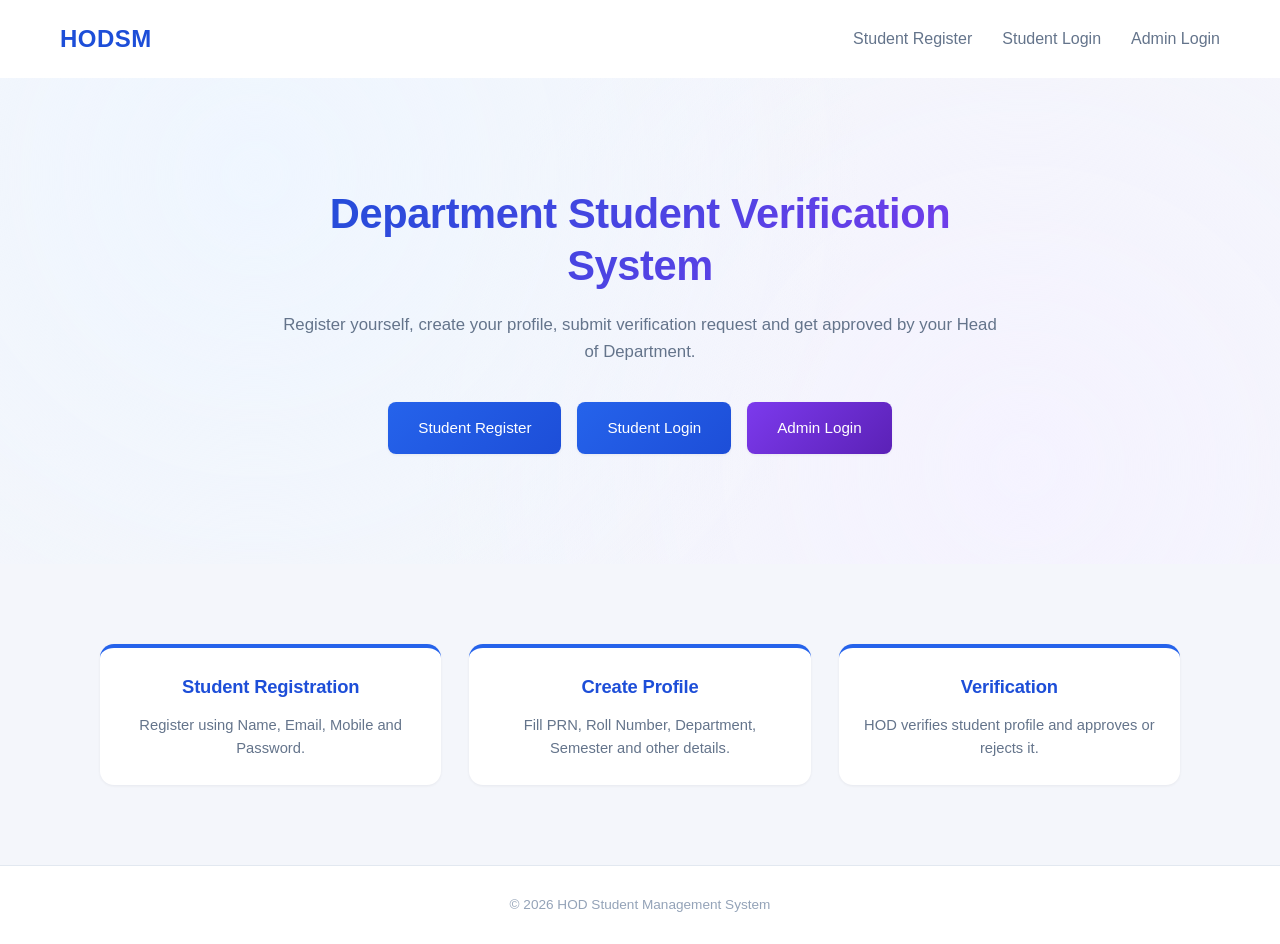
<file: src/main/resources/static/index.html>
<!DOCTYPE html>
<html lang="en">

<head>



    <meta charset="UTF-8">
    <meta name="viewport" content="width=device-width, initial-scale=1.0">

    <title>HOD Student Management System</title>

    <!--    logo-->
    <link rel="icon" type="image/png" href="images/hodsm-logo.pnglogo.png">

    <link rel="stylesheet" href="css/style.css">

</head>

<body>

<header>

    <div class="logo">

        <h1>HODSM</h1>

    </div>

    <nav>

        <a href="student-register.html">Student Register</a>

        <a href="student-login.html">Student Login</a>

        <a href="admin-login.html">Admin Login</a>

    </nav>

</header>

<section class="hero">

    <div class="hero-content">

        <h1>
            Department Student Verification System
        </h1>

        <p>

            Register yourself, create your profile,
            submit verification request and get approved
            by your Head of Department.

        </p>

        <div class="buttons">

            <a href="student-register.html" class="btn">
                Student Register
            </a>

            <a href="student-login.html" class="btn">
                Student Login
            </a>

            <a href="admin-login.html" class="btn admin">
                Admin Login
            </a>

        </div>

    </div>

</section>

<section class="features">

    <div class="card">

        <h2>Student Registration</h2>

        <p>

            Register using Name, Email,
            Mobile and Password.

        </p>

    </div>

    <div class="card">

        <h2>Create Profile</h2>

        <p>

            Fill PRN, Roll Number,
            Department, Semester and other details.

        </p>

    </div>

    <div class="card">

        <h2>Verification</h2>

        <p>

            HOD verifies student profile
            and approves or rejects it.

        </p>

    </div>

</section>

<footer>

    <p>

        © 2026 HOD Student Management System

    </p>

</footer>

</body>

</html>
</file>
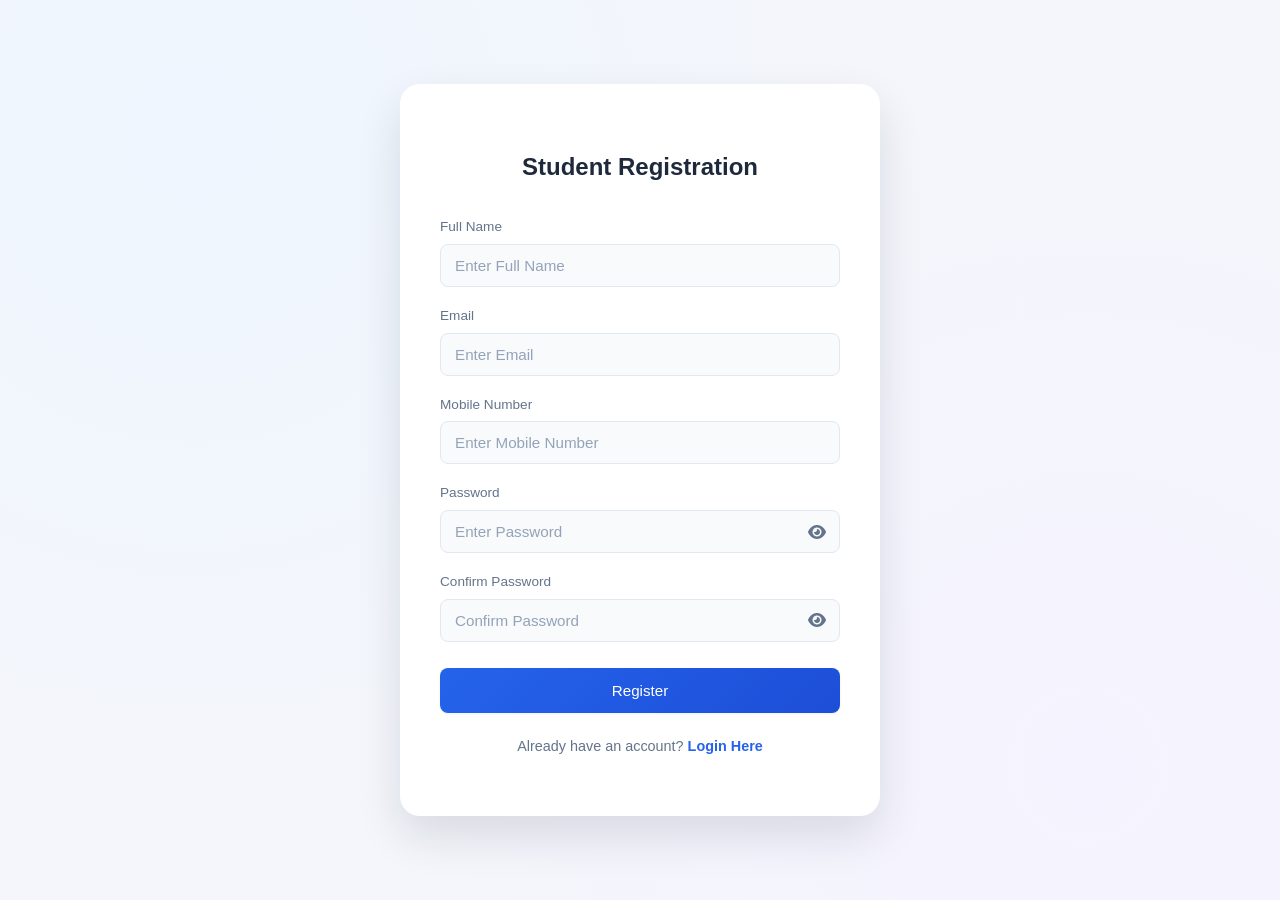
<file: src/main/resources/static/student-register.html>
<!DOCTYPE html>
<html lang="en">

<head>

    <meta charset="UTF-8">
    <meta name="viewport" content="width=device-width, initial-scale=1.0">

    <title>Student Registration | HODSM</title>

    <link rel="stylesheet" href="css/register.css">

    <link rel="stylesheet"
          href="https://cdnjs.cloudflare.com/ajax/libs/font-awesome/6.6.0/css/all.min.css">

</head>

<body>

<div class="container">

    <div class="register-box">

        <h2>Student Registration</h2>

        <form id="studentRegisterForm" autocomplete="off">

            <!-- Full Name -->
            <div class="input-group">

                <label>Full Name</label>

                <input
                        type="text"
                        id="fullName"
                        placeholder="Enter Full Name"
                        autocomplete="off"
                        required>

            </div>

            <!-- Email -->
            <div class="input-group">

                <label>Email</label>

                <input
                        type="email"
                        id="email"
                        placeholder="Enter Email"
                        autocomplete="off"
                        required>

            </div>

            <!-- Mobile -->
            <div class="input-group">

                <label>Mobile Number</label>

                <input
                        type="text"
                        id="mobile"
                        maxlength="10"
                        placeholder="Enter Mobile Number"
                        autocomplete="off"
                        required>

            </div>

            <!-- Password -->
            <div class="input-group">

                <label>Password</label>

                <div class="password-box">

                    <input
                            type="password"
                            id="password"
                            placeholder="Enter Password"
                            autocomplete="new-password"
                            required>

                    <i class="fa-solid fa-eye"
                       id="togglePassword"></i>

                </div>

            </div>

            <!-- Confirm Password -->
            <div class="input-group">

                <label>Confirm Password</label>

                <div class="password-box">

                    <input
                            type="password"
                            id="confirmPassword"
                            placeholder="Confirm Password"
                            autocomplete="new-password"
                            required>

                    <i class="fa-solid fa-eye"
                       id="toggleConfirmPassword"></i>

                </div>

            </div>

            <button
                    type="submit"
                    class="btn">

                Register

            </button>

        </form>

        <p class="login-link">

            Already have an account?

            <a href="student-login.html">
                Login Here
            </a>

        </p>

    </div>

</div>

<script src="js/config.js"></script>
<script src="js/student.js"></script>

</body>

</html>
</file>
<file: src/main/resources/static/css/style.css>
/* ==========================================================

   HOD Student Management System
   style.css — Global Design Foundation

========================================================== */

/* =========================
   DESIGN TOKENS
========================= */

:root{

    --primary:#2563eb;
    --primary-dark:#1d4ed8;
    --primary-light:#60a5fa;
    --primary-soft:#eff6ff;

    --accent:#7c3aed;

    --success:#16a34a;
    --success-soft:#dcfce7;
    --danger:#dc2626;
    --danger-soft:#fee2e2;
    --warning:#d97706;
    --warning-soft:#fef3c7;

    --bg:#f4f6fb;
    --surface:#ffffff;
    --surface-alt:#f8fafc;

    --text:#1e293b;
    --text-muted:#64748b;
    --text-light:#94a3b8;

    --border:#e2e8f0;
    --track:#e5e7eb;

    --radius-sm:8px;
    --radius:14px;
    --radius-lg:20px;

    --shadow-sm:0 1px 3px rgba(15,23,42,0.06);
    --shadow-md:0 8px 24px rgba(15,23,42,0.08);
    --shadow-lg:0 20px 45px rgba(15,23,42,0.12);

    --transition:all 0.25s ease;

    --font-main:'Poppins', 'Segoe UI', sans-serif;

}


/* =========================
   RESET
========================= */

*,
*::before,
*::after{
    box-sizing:border-box;
    margin:0;
    padding:0;
}

html{
    scroll-behavior:smooth;
}

body{
    font-family:var(--font-main);
    background:var(--bg);
    color:var(--text);
    line-height:1.6;
    -webkit-font-smoothing:antialiased;
    min-height:100vh;
}

img{
    max-width:100%;
    display:block;
}

a{
    text-decoration:none;
    color:inherit;
}

ul{
    list-style:none;
}

button{
    font-family:inherit;
    cursor:pointer;
    border:none;
    background:none;
}

input,
select,
textarea{
    font-family:inherit;
    outline:none;
}

h1, h2, h3, h4{
    font-weight:600;
    color:var(--text);
    letter-spacing:-0.01em;
}


/* =========================
   SCROLLBAR
========================= */

*{
    scrollbar-width:thin;
    scrollbar-color:var(--primary) var(--track);
}

::-webkit-scrollbar{
    width:10px;
    height:10px;
}

::-webkit-scrollbar-thumb{
    background:var(--primary);
    border-radius:20px;
}

::-webkit-scrollbar-thumb:hover{
    background:var(--primary-dark);
}

::-webkit-scrollbar-track{
    background:var(--track);
}


/* =========================
   BUTTONS
========================= */

.btn{
    display:inline-flex;
    align-items:center;
    justify-content:center;
    gap:8px;
    padding:14px 30px;
    background:linear-gradient(135deg, var(--primary), var(--primary-dark));
    color:#fff;
    font-weight:500;
    font-size:0.95rem;
    border-radius:var(--radius-sm);
    box-shadow:var(--shadow-sm);
    transition:var(--transition);
    border:none;
}

.btn:hover{
    transform:translateY(-2px);
    box-shadow:var(--shadow-md);
    background:linear-gradient(135deg, var(--primary-dark), var(--primary));
}

.btn:active{
    transform:translateY(0);
}

.btn.admin{
    background:linear-gradient(135deg, var(--accent), #5b21b6);
}

.btn.admin:hover{
    background:linear-gradient(135deg, #5b21b6, var(--accent));
}

button:disabled{
    opacity:0.6;
    cursor:not-allowed;
    transform:none !important;
}


/* =========================
   FORM CONTROLS
   (shared by login / register / profile / dashboard forms)
========================= */

.input-group{
    margin-bottom:20px;
    display:flex;
    flex-direction:column;
    gap:6px;
}

.input-group label{
    font-size:0.85rem;
    font-weight:500;
    color:var(--text-muted);
}

.input-group input,
.input-group select,
.input-group textarea{
    padding:12px 14px;
    border:1.5px solid var(--border);
    border-radius:var(--radius-sm);
    font-size:0.95rem;
    color:var(--text);
    background:var(--surface-alt);
    transition:var(--transition);
}

.input-group input:focus,
.input-group select:focus,
.input-group textarea:focus{
    border-color:var(--primary);
    background:var(--surface);
    box-shadow:0 0 0 4px var(--primary-soft);
}

.input-group input[readonly]{
    background:var(--border);
    color:var(--text-muted);
    cursor:not-allowed;
}

.input-group input::placeholder,
.input-group textarea::placeholder{
    color:var(--text-light);
}

.input-group textarea{
    resize:vertical;
    min-height:90px;
}

.row{
    display:grid;
    grid-template-columns:1fr 1fr;
    gap:20px;
}

/* password field with toggle eye icon */

.password-box,
.password-wrapper{
    position:relative;
    display:flex;
    align-items:center;
}

.password-box input,
.password-wrapper input{
    width:100%;
    padding-right:44px;
}

.password-box i,
.password-wrapper i{
    position:absolute;
    right:14px;
    color:var(--text-muted);
    cursor:pointer;
    transition:var(--transition);
}

.password-box i:hover,
.password-wrapper i:hover{
    color:var(--primary);
}

.input-group.password-group{
    position:relative;
}

/* profile photo preview */

.profile-preview{
    width:90px;
    height:90px;
    margin-top:10px;
    border-radius:50%;
    object-fit:cover;
    border:3px solid var(--surface);
    box-shadow:var(--shadow-sm);
    background:var(--border);
}


/* =========================
   GENERIC CARD
========================= */

.card{
    background:var(--surface);
    border-radius:var(--radius);
    box-shadow:var(--shadow-sm);
    padding:24px;
    transition:var(--transition);
}

.card:hover{
    box-shadow:var(--shadow-md);
    transform:translateY(-3px);
}


/* =========================
   SHARED TOPBAR
   (auth pages + admin pages)
========================= */

.topbar{
    display:flex;
    align-items:center;
    justify-content:space-between;
    padding:16px 40px;
    background:var(--surface);
    box-shadow:var(--shadow-sm);
    position:sticky;
    top:0;
    z-index:100;
}

.topbar .logo{
    display:flex;
    align-items:center;
    gap:10px;
    font-weight:600;
    font-size:1.1rem;
    color:var(--primary-dark);
}

.topbar .logo i{
    font-size:1.4rem;
    color:var(--primary);
}

.topbar nav{
    display:flex;
    align-items:center;
    gap:28px;
}

.topbar nav a{
    font-weight:500;
    color:var(--text-muted);
    transition:var(--transition);
    position:relative;
}

.topbar nav a::after{
    content:"";
    position:absolute;
    left:0;
    bottom:-4px;
    width:0;
    height:2px;
    background:var(--primary);
    transition:var(--transition);
}

.topbar nav a:hover{
    color:var(--primary);
}

.topbar nav a:hover::after{
    width:100%;
}

.home-btn,
.login-btn{
    padding:10px 20px;
    border-radius:var(--radius-sm);
    font-weight:500;
    transition:var(--transition);
}

.home-btn{
    color:var(--text-muted);
    margin-right:10px;
}

.home-btn:hover{
    color:var(--primary);
}

a.login-btn{
    background:var(--primary-soft);
    color:var(--primary-dark);
}

a.login-btn:hover{
    background:var(--primary);
    color:#fff;
}


/* =========================
   HOME PAGE (index.html)
========================= */

header:not(.topbar){
    display:flex;
    align-items:center;
    justify-content:space-between;
    padding:20px 60px;
    background:var(--surface);
    box-shadow:var(--shadow-sm);
}

header .logo h1{
    color:var(--primary-dark);
    font-size:1.5rem;
    letter-spacing:0.5px;
}

header nav{
    display:flex;
    gap:30px;
}

header nav a{
    font-weight:500;
    color:var(--text-muted);
    transition:var(--transition);
}

header nav a:hover{
    color:var(--primary);
}

.hero{
    display:flex;
    align-items:center;
    justify-content:center;
    text-align:center;
    padding:110px 24px;
    background:
            radial-gradient(circle at 20% 20%, var(--primary-soft), transparent 55%),
            radial-gradient(circle at 80% 80%, #f5f3ff, transparent 55%),
            var(--bg);
}

.hero-content{
    max-width:720px;
    animation:fadeIn 0.8s ease both;
}

.hero-content h1{
    font-size:2.6rem;
    line-height:1.25;
    margin-bottom:20px;
    background:linear-gradient(135deg, var(--primary-dark), var(--accent));
    -webkit-background-clip:text;
    background-clip:text;
    color:transparent;
}

.hero-content p{
    color:var(--text-muted);
    font-size:1.05rem;
    margin-bottom:36px;
}

.hero .buttons{
    display:flex;
    gap:16px;
    justify-content:center;
    flex-wrap:wrap;
}

.features{
    display:grid;
    grid-template-columns:repeat(3, 1fr);
    gap:28px;
    padding:80px 60px;
    max-width:1200px;
    margin:0 auto;
}

.features .card{
    text-align:center;
    border-top:4px solid var(--primary);
}

.features .card h2{
    font-size:1.15rem;
    margin-bottom:12px;
    color:var(--primary-dark);
}

.features .card p{
    color:var(--text-muted);
    font-size:0.92rem;
}

footer{
    text-align:center;
    padding:28px;
    color:var(--text-light);
    font-size:0.85rem;
    border-top:1px solid var(--border);
    background:var(--surface);
}


/* =========================
   KEYFRAMES
========================= */

@keyframes fadeIn{
    from{
        opacity:0;
        transform:translateY(14px);
    }
    to{
        opacity:1;
        transform:translateY(0);
    }
}
</file>
<file: src/main/resources/static/css/register.css>
/* ==========================================================

   HOD Student Management System
   register.css — Student Registration Page
   (self-contained: this page links ONLY this stylesheet)

========================================================== */

:root{
    --primary:#2563eb;
    --primary-dark:#1d4ed8;
    --primary-soft:#eff6ff;
    --bg:#f4f6fb;
    --surface:#ffffff;
    --surface-alt:#f8fafc;
    --text:#1e293b;
    --text-muted:#64748b;
    --text-light:#94a3b8;
    --border:#e2e8f0;
    --radius-sm:8px;
    --radius:14px;
    --radius-lg:20px;
    --shadow-sm:0 1px 3px rgba(15,23,42,0.06);
    --shadow-md:0 8px 24px rgba(15,23,42,0.08);
    --shadow-lg:0 20px 45px rgba(15,23,42,0.12);
    --transition:all 0.25s ease;
    --font-main:'Poppins', 'Segoe UI', sans-serif;
}

*,
*::before,
*::after{
    box-sizing:border-box;
}

body{
    margin:0;
    font-family:var(--font-main);
    color:var(--text);
    line-height:1.6;
    background:
            radial-gradient(circle at 15% 15%, var(--primary-soft), transparent 50%),
            radial-gradient(circle at 85% 85%, #f5f3ff, transparent 50%),
            var(--bg);
    min-height:100vh;
    scrollbar-width:thin;
    scrollbar-color:var(--primary) var(--border);
}

::-webkit-scrollbar{ width:10px; }
::-webkit-scrollbar-thumb{ background:var(--primary); border-radius:20px; }
::-webkit-scrollbar-track{ background:var(--border); }

.container{
    min-height:100vh;
    display:flex;
    align-items:center;
    justify-content:center;
    padding:50px 20px;
}

.register-box{
    width:100%;
    max-width:480px;
    background:var(--surface);
    border-radius:var(--radius-lg);
    box-shadow:var(--shadow-lg);
    padding:44px 40px;
    animation:fadeIn 0.6s ease both;
}

.register-box h2{
    text-align:center;
    font-size:1.5rem;
    font-weight:600;
    margin-bottom:30px;
    color:var(--text);
}

.input-group{
    margin-bottom:18px;
    display:flex;
    flex-direction:column;
    gap:6px;
}

.input-group label{
    font-size:0.85rem;
    font-weight:500;
    color:var(--text-muted);
}

.input-group input,
.input-group select,
.input-group textarea{
    padding:12px 14px;
    border:1.5px solid var(--border);
    border-radius:var(--radius-sm);
    font-size:0.95rem;
    color:var(--text);
    background:var(--surface-alt);
    transition:var(--transition);
    width:100%;
}

.input-group input:focus,
.input-group select:focus,
.input-group textarea:focus{
    outline:none;
    border-color:var(--primary);
    background:var(--surface);
    box-shadow:0 0 0 4px var(--primary-soft);
}

.input-group input::placeholder{
    color:var(--text-light);
}

.row{
    display:grid;
    grid-template-columns:1fr 1fr;
    gap:16px;
}

.password-box{
    position:relative;
    display:flex;
    align-items:center;
}

.password-box input{
    padding-right:44px;
    width:100%;
}

.password-box i{
    position:absolute;
    right:14px;
    color:var(--text-muted);
    cursor:pointer;
    transition:var(--transition);
}

.password-box i:hover{
    color:var(--primary);
}

button.btn,
.btn{
    width:100%;
    padding:14px;
    margin-top:8px;
    background:linear-gradient(135deg, var(--primary), var(--primary-dark));
    color:#fff;
    font-weight:500;
    font-size:0.95rem;
    border:none;
    border-radius:var(--radius-sm);
    cursor:pointer;
    box-shadow:var(--shadow-sm);
    transition:var(--transition);
}

.btn:hover{
    transform:translateY(-2px);
    box-shadow:var(--shadow-md);
}

.login-link{
    text-align:center;
    margin-top:22px;
    font-size:0.9rem;
    color:var(--text-muted);
}

.login-link a{
    color:var(--primary);
    font-weight:600;
    text-decoration:none;
}

.login-link a:hover{
    text-decoration:underline;
}

.profile-preview{
    width:90px;
    height:90px;
    margin-top:10px;
    border-radius:50%;
    object-fit:cover;
    border:3px solid var(--surface);
    box-shadow:var(--shadow-sm);
    background:var(--border);
}

@keyframes fadeIn{
    from{ opacity:0; transform:translateY(14px); }
    to{ opacity:1; transform:translateY(0); }
}

@media (max-width:520px){
    .register-box{ padding:32px 24px; }
    .row{ grid-template-columns:1fr; }
}
</file>
